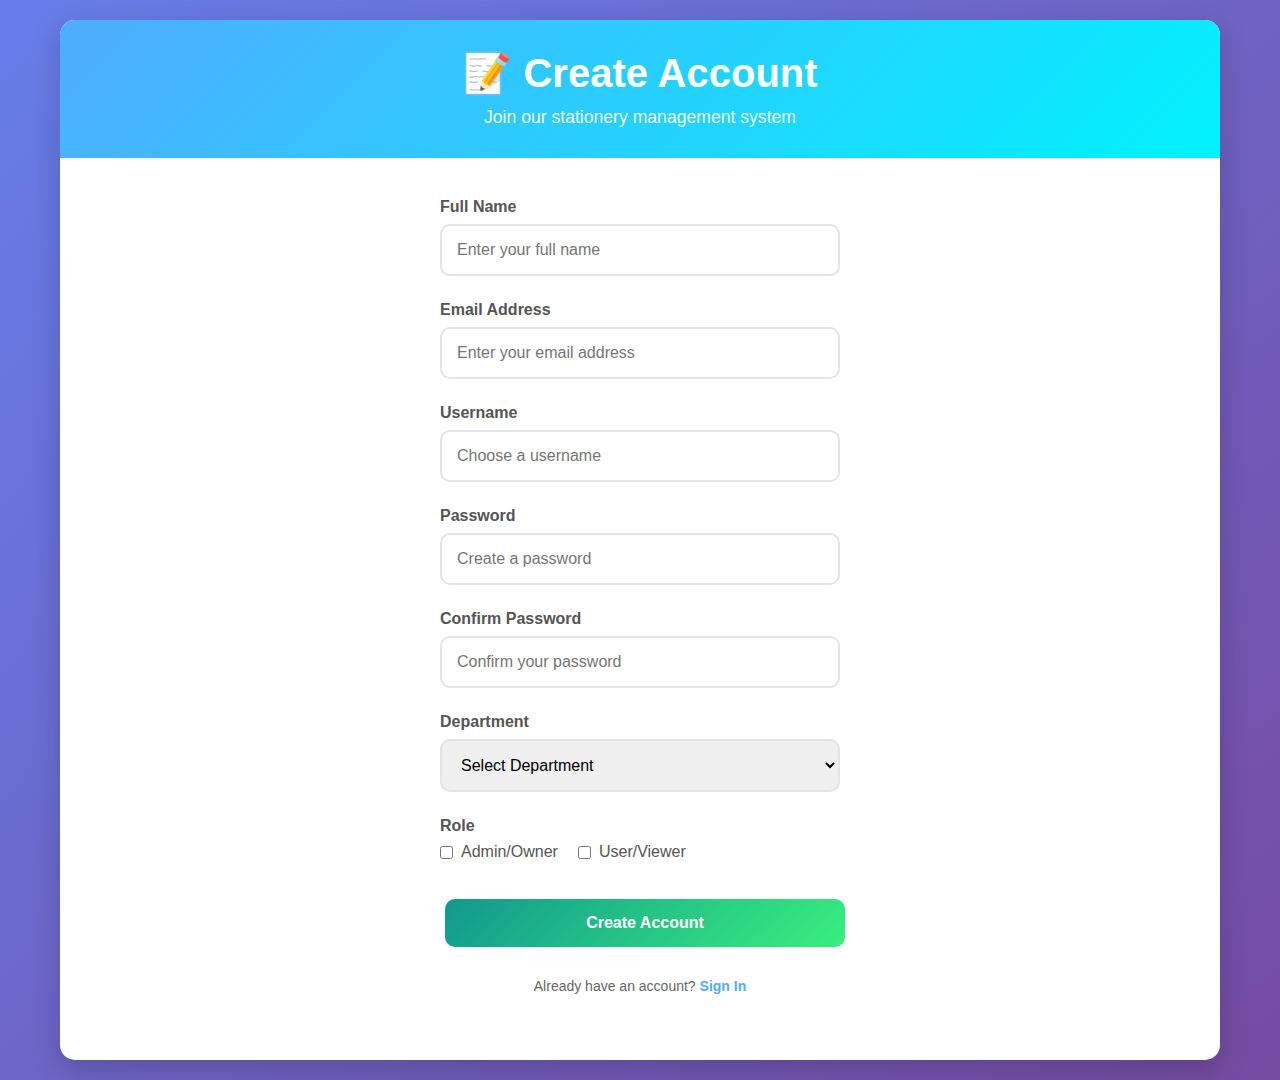
<file: register.html>
<!DOCTYPE html>
<html lang="en">
<head>
    <meta charset="UTF-8">
    <meta name="viewport" content="width=device-width, initial-scale=1.0">
    <title>Register - Stationery Management System</title>
    <link href="style.css" rel="stylesheet">
</head>
<body>
    <div class="container">
        <!-- Register Page -->
        <div id="registerPage" class="page active">
            <div class="header">
                <h1>📝 Create Account</h1>
                <p>Join our stationery management system</p>
            </div>
            <div class="content">
                <form class="login-form" action="register.php" method="POST">
                    <div class="form-group">
                        <label for="regFullName">Full Name</label>
                        <input type="text" id="regFullName" name="regFullName" required placeholder="Enter your full name">
                    </div>
                    <div class="form-group">
                        <label for="regEmail">Email Address</label>
                        <input type="email" id="regEmail" name="regEmail" required placeholder="Enter your email address">
                    </div>
                    <div class="form-group">
                        <label for="regUsername">Username</label>
                        <input type="text" id="regUsername" name="regUsername" required placeholder="Choose a username">
                    </div>
                    <div class="form-group">
                        <label for="regPassword">Password</label>
                        <input type="password" id="regPassword" name="regPassword" required placeholder="Create a password" minlength="6">
                    </div>
                    <div class="form-group">
                        <label for="regConfirmPassword">Confirm Password</label>
                        <input type="password" id="regConfirmPassword" name="regConfirmPassword" required placeholder="Confirm your password">
                    </div>
                    <div class="form-group">
                        <label for="regDepartment">Department</label>
                        <select id="regDepartment" name="regDepartment" required>
                            <option value="">Select Department</option>
                            <option value="Administration">Administration</option>
                            <option value="HR">Human Resources</option>
                            <option value="Finance">Finance</option>
                            <option value="IT">Information Technology</option>
                            <option value="Marketing">Marketing</option>
                            <option value="Operations">Operations</option>
                        </select>
                    </div>
                    <div class="form-group">
                        <label>Role</label>
                        <div style="display: flex; gap: 20px; margin-top: 8px;">
                            <label style="display: flex; align-items: center; font-weight: normal; cursor: pointer;">
                                <input type="checkbox" id="roleAdmin" name="role" value="Admin/Owner" style="margin-right: 8px;" onchange="handleRoleChange('Admin')">
                                Admin/Owner
                            </label>
                            <label style="display: flex; align-items: center; font-weight: normal; cursor: pointer;">
                                <input type="checkbox" id="roleUser" name="role" value="User/Viewer" style="margin-right: 8px;" onchange="handleRoleChange('User')">
                                User/Viewer
                            </label>
                        </div>
                        <div id="roleError" style="color: #dc3545; font-size: 12px; margin-top: 5px; display: none;"></div>
                    </div>
                    <div class="form-group">
                        <button type="submit" class="btn btn-success" style="width: 100%;" onclick="register(event)">Create Account</button>
                    </div>
                    <div class="form-group" style="text-align: center;">
                        <span style="color: #666; font-size: 14px;">Already have an account? </span>
                        <a href="login.html" style="color: #4facfe; text-decoration: none; font-size: 14px; font-weight: 600;">Sign In</a>
                    </div>
                </form>
            </div>
        </div>
    </div>

    <script>
        // Handle role checkbox selection (only one can be selected)
        function handleRoleChange(selectedRole) {
            const adminCheckbox = document.getElementById('roleAdmin');
            const userCheckbox = document.getElementById('roleUser');
            const roleError = document.getElementById('roleError');
            
            if (selectedRole === 'Admin') {
                if (adminCheckbox.checked) {
                    userCheckbox.checked = false;
                }
            } else {
                if (userCheckbox.checked) {
                    adminCheckbox.checked = false;
                }
            }
            
            // Clear error message when a role is selected
            if (adminCheckbox.checked || userCheckbox.checked) {
                roleError.style.display = 'none';
            }
        }

        // Register function
        function register(event) {
            event.preventDefault();
            
            const fullName = document.getElementById('regFullName').value;
            const email = document.getElementById('regEmail').value;
            const username = document.getElementById('regUsername').value;
            const password = document.getElementById('regPassword').value;
            const confirmPassword = document.getElementById('regConfirmPassword').value;
            const department = document.getElementById('regDepartment').value;
            
            // Get selected role
            const adminCheckbox = document.getElementById('roleAdmin');
            const userCheckbox = document.getElementById('roleUser');
            const roleError = document.getElementById('roleError');
            
            let selectedRole = '';
            if (adminCheckbox.checked) {
                selectedRole = 'Admin/Owner';
            } else if (userCheckbox.checked) {
                selectedRole = 'User/Viewer';
            }
            
            // Validate role selection
            if (!selectedRole) {
                roleError.textContent = 'Please select a role.';
                roleError.style.display = 'block';
                return;
            }
            
            // Validate passwords match
            if (password !== confirmPassword) {
                alert('Passwords do not match. Please try again.');
                return;
            }
            
            // Validate password length
            if (password.length < 6) {
                alert('Password must be at least 6 characters long.');
                return;
            }
            
            // Mock registration - in real app, this would send data to server
            alert(`Account created successfully for ${fullName}!\n\nRole: ${selectedRole}\nDepartment: ${department}\n\nYou can now log in with your username: ${username}`);
            
            // Clear form
            document.getElementById('regFullName').value = '';
            document.getElementById('regEmail').value = '';
            document.getElementById('regUsername').value = '';
            document.getElementById('regPassword').value = '';
            document.getElementById('regConfirmPassword').value = '';
            document.getElementById('regDepartment').value = '';
            adminCheckbox.checked = false;
            userCheckbox.checked = false;
            roleError.style.display = 'none';
            
            // Redirect to login page
            window.location.href = 'login.html';
        }
    </script>
</body>
</html>
</file>
<file: style.css>
* {
            margin: 0;
            padding: 0;
            box-sizing: border-box;
        }

        body {
            font-family: 'Segoe UI', Tahoma, Geneva, Verdana, sans-serif;
            background: linear-gradient(135deg, #667eea 0%, #764ba2 100%);
            min-height: 100vh;
            color: #333;
        }

        .container {
            max-width: 1200px;
            margin: 0 auto;
            padding: 20px;
        }

        .page {
            display: none;
            background: white;
            border-radius: 15px;
            box-shadow: 0 10px 30px rgba(0,0,0,0.2);
            overflow: hidden;
        }

        .page.active {
            display: block;
        }

        .header {
            background: linear-gradient(135deg, #4facfe 0%, #00f2fe 100%);
            color: white;
            padding: 30px;
            text-align: center;
        }

        .header h1 {
            font-size: 2.5rem;
            margin-bottom: 10px;
        }

        .header p {
            font-size: 1.1rem;
            opacity: 0.9;
        }

        .content {
            padding: 40px;
        }

        .login-form {
            max-width: 400px;
            margin: 0 auto;
        }

        .form-group {
            margin-bottom: 25px;
        }

        .form-group label {
            display: block;
            margin-bottom: 8px;
            font-weight: 600;
            color: #555;
        }

        .form-group input, .form-group select {
            width: 100%;
            padding: 15px;
            border: 2px solid #e1e5e9;
            border-radius: 10px;
            font-size: 16px;
            transition: border-color 0.3s ease;
        }

        .form-group input:focus, .form-group select:focus {
            outline: none;
            border-color: #4facfe;
        }

        .btn {
            background: linear-gradient(135deg, #667eea 0%, #764ba2 100%);
            color: white;
            padding: 15px 30px;
            border: none;
            border-radius: 10px;
            font-size: 16px;
            font-weight: 600;
            cursor: pointer;
            transition: transform 0.2s ease, box-shadow 0.2s ease;
            margin: 5px;
        }

        .btn:hover {
            transform: translateY(-2px);
            box-shadow: 0 5px 15px rgba(0,0,0,0.2);
        }

        .btn-primary {
            background: linear-gradient(135deg, #4facfe 0%, #00f2fe 100%);
        }

        .btn-success {
            background: linear-gradient(135deg, #11998e 0%, #38ef7d 100%);
        }

        .btn-danger {
            background: white;
        }

        .menu-grid {
            display: grid;
            grid-template-columns: repeat(auto-fit, minmax(250px, 1fr));
            gap: 30px;
            margin-top: 30px;
        }

        .menu-card {
            background: white;
            border: 2px solid #e1e5e9;
            border-radius: 15px;
            padding: 30px;
            text-align: center;
            cursor: pointer;
            transition: all 0.3s ease;
        }

        .menu-card:hover {
            transform: translateY(-5px);
            box-shadow: 0 10px 25px rgba(0,0,0,0.1);
            border-color: #4facfe;
        }

        .menu-card .icon {
            font-size: 3rem;
            margin-bottom: 15px;
        }

        .menu-card h3 {
            color: #333;
            margin-bottom: 10px;
        }

        .menu-card p {
            color: #666;
            font-size: 14px;
        }

        .search-filter {
            display: flex;
            gap: 20px;
            margin-bottom: 30px;
            flex-wrap: wrap;
        }

        .search-filter input, .search-filter select {
            flex: 1;
            min-width: 200px;
            padding: 12px;
            border: 2px solid #e1e5e9;
            border-radius: 10px;
        }

        .inventory-table {
            width: 100%;
            border-collapse: collapse;
            margin-top: 20px;
            background: white;
            border-radius: 10px;
            overflow: hidden;
            box-shadow: 0 5px 15px rgba(0,0,0,0.1);
        }

        .inventory-table th {
            background: linear-gradient(135deg, #667eea 0%, #764ba2 100%);
            color: white;
            padding: 15px;
            text-align: center;
            font-weight: 600;
        }

        .inventory-table td {
            padding: 15px;
            border-bottom: 1px solid #e1e5e9;
            text-align: center;
        }

        .inventory-table tr:hover {
            background-color: #f8f9fa;
        }

        .status-badge {
            padding: 5px 12px;
            border-radius: 20px;
            font-size: 12px;
            font-weight: 600;
            text-transform: uppercase;
        }

        .status-normal {
            background: #d4edda;
            color: #155724;
        }

        .status-low {
            background: #fff3cd;
            color: #856404;
        }

        .status-critical {
            background: #f8d7da;
            color: #721c24;
        }

        .reports-grid {
            display: grid;
            grid-template-columns: repeat(auto-fit, minmax(300px, 1fr));
            gap: 30px;
            margin-bottom: 30px;
        }

        .report-card {
            background: white;
            border-radius: 15px;
            padding: 25px;
            box-shadow: 0 5px 15px rgba(0,0,0,0.1);
            text-align: center;
        }

        .report-card .number {
            font-size: 3rem;
            font-weight: bold;
            color: #4facfe;
            margin-bottom: 10px;
        }

        .report-card .label {
            color: #666;
            font-size: 1.1rem;
        }

        .chart-container {
            background: white;
            border-radius: 15px;
            padding: 25px;
            box-shadow: 0 5px 15px rgba(0,0,0,0.1);
            margin-top: 30px;
        }

        .nav-buttons {
            margin-top: 30px;
            text-align: center;
        }

        .nav-buttons .btn {
            margin: 0 10px;
        }

        @media (max-width: 768px) {
            .container {
                padding: 10px;
            }
            
            .content {
                padding: 20px;
            }
            
            .search-filter {
                flex-direction: column;
            }
            
            .search-filter input, .search-filter select {
                min-width: 100%;
            }
            
            .inventory-table {
                font-size: 14px;
            }
            
            .inventory-table th, .inventory-table td {
                padding: 10px 8px;
            }
        }
</file>
